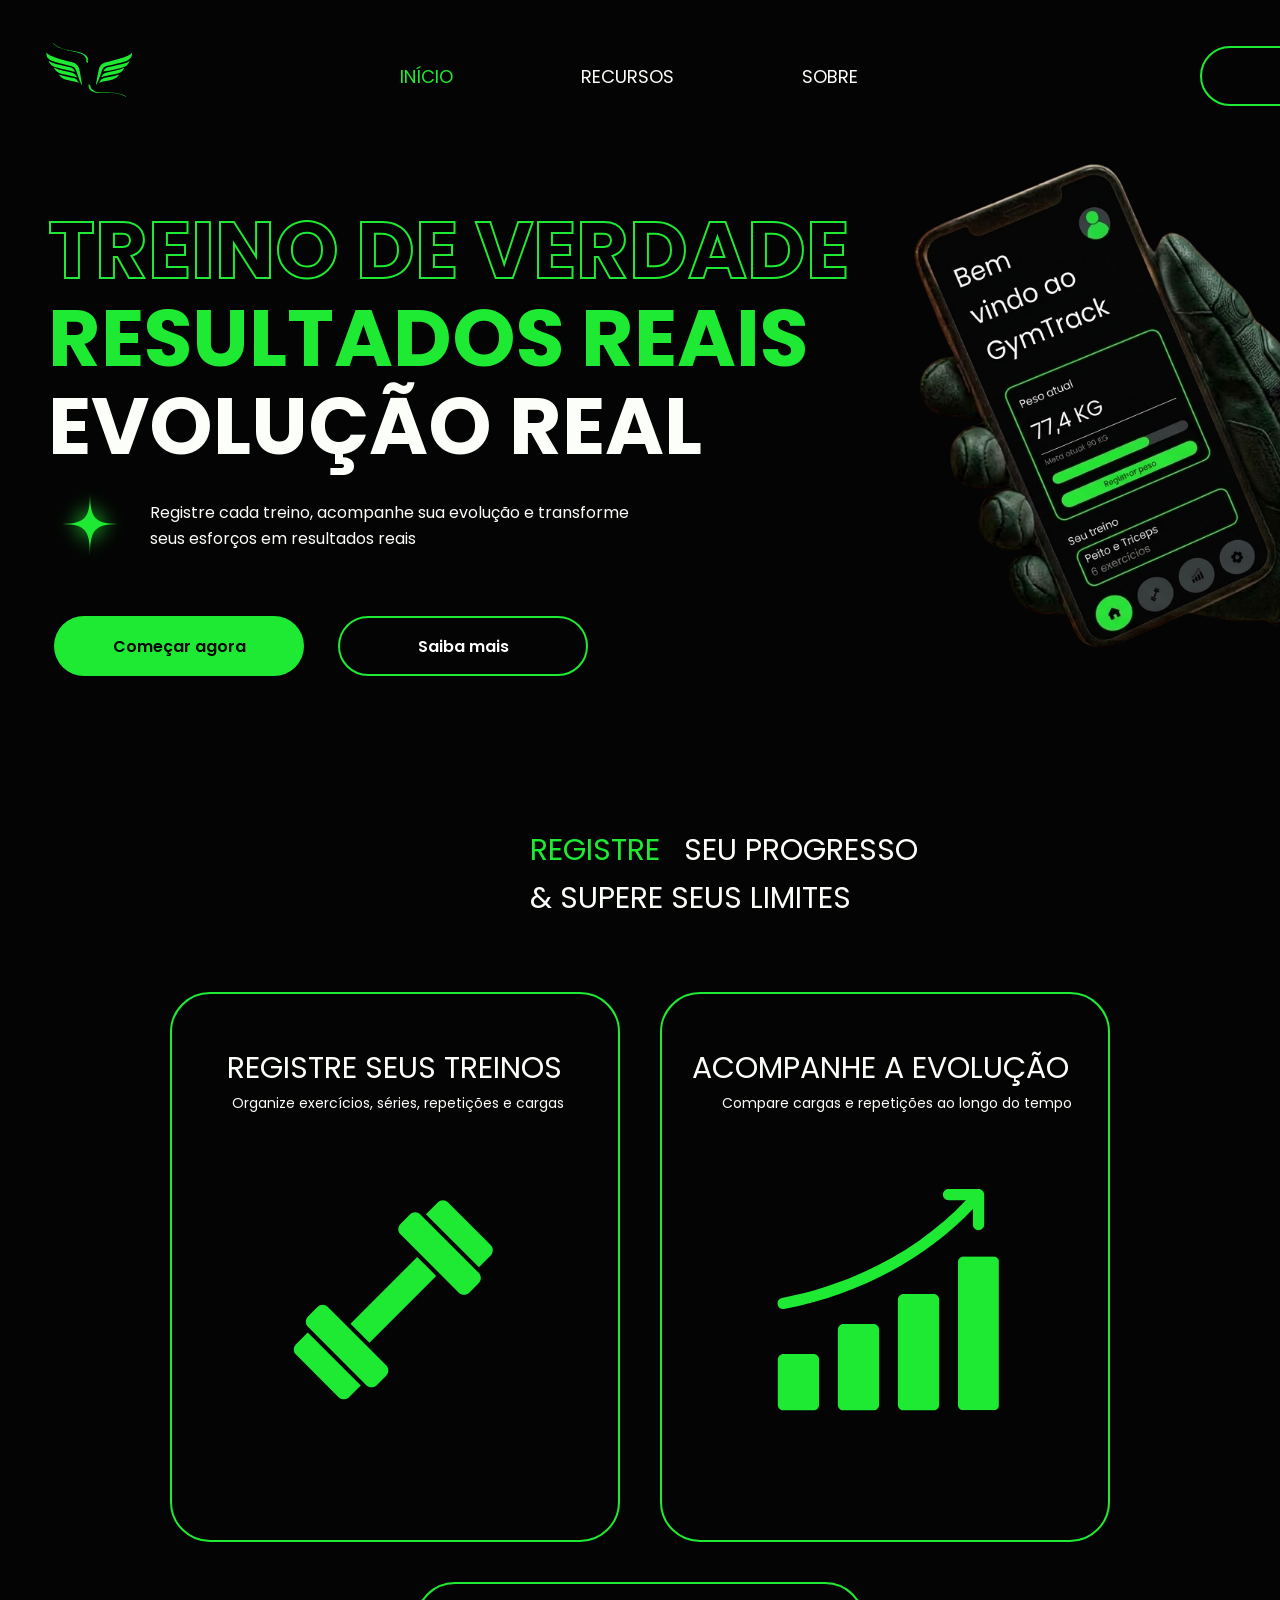
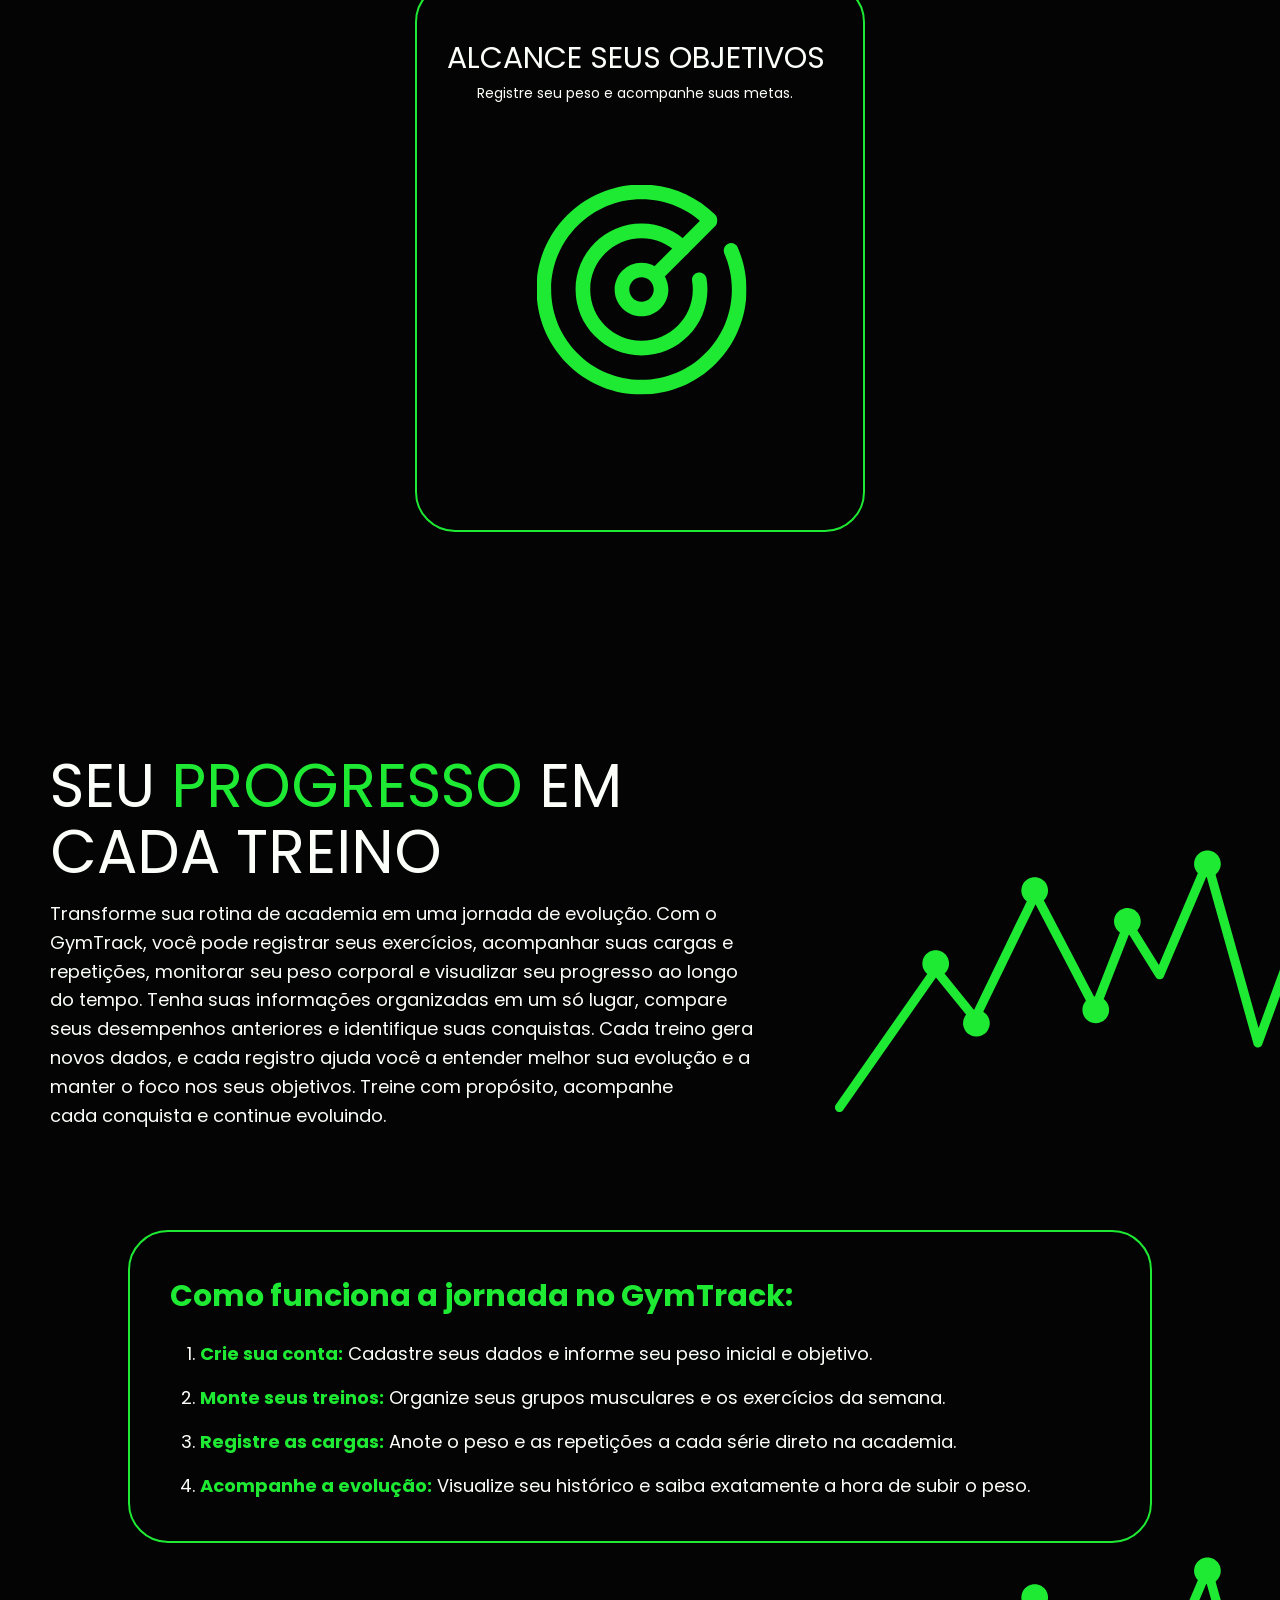
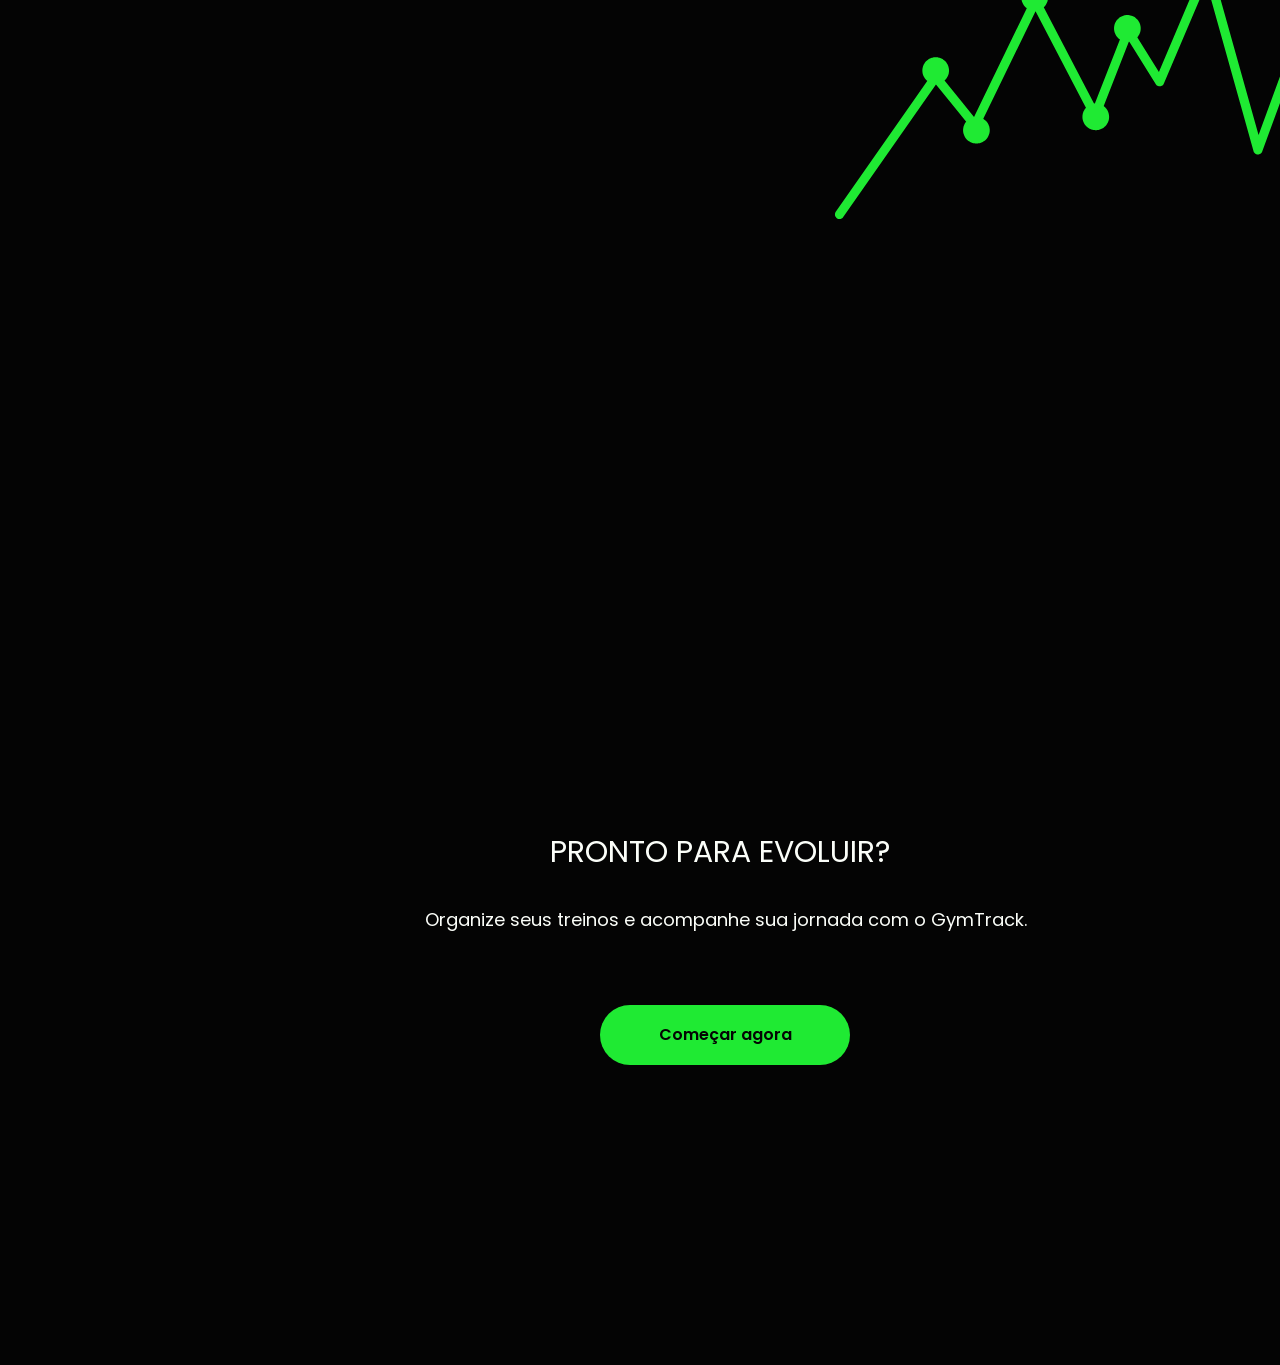
<file: index.html>
<!DOCTYPE html>
<html lang="pt-BR">
<head>
    <meta charset="UTF-8">
    <meta name="viewport" content="width=device-width, initial-scale=1.0">
    <title>GymTrack | Evolua Suas Cargas</title>
    <link rel="stylesheet" href="css/style.css">

    <link rel="preconnect" href="https://fonts.googleapis.com">
    <link rel="preconnect" href="https://fonts.gstatic.com" crossorigin>
    <link href="https://fonts.googleapis.com/css2?family=Poppins:ital,wght@0,100;0,200;0,300;0,400;0,500;0,600;0,700;0,800;0,900;1,100;1,200;1,300;1,400;1,500;1,600;1,700;1,800;1,900&display=swap" rel="stylesheet">
</head>
<body>

    <header>
    
        <a href="index.html">
            <img src="img/GymTrack (logo verde).svg" alt="Logo GymTrack com asas e seta de progresso em verde" id="logogymtrack">
        </a>

        <nav>
            <ul>
                <li><a href="index.html" aria-current="page">INÍCIO</a></li>
                <li><a href="#recurso">RECURSOS</a></li>
                <li><a href="#sobre-gym">SOBRE</a></li>
            </ul>
        </nav>

            <a href="login.html" id="botao_login">Login</a>
    </header>

    <main>
        <section class="card">
            <h1>TREINO DE VERDADE</h1>
            <h2>RESULTADOS REAIS</h2>
            <h3>EVOLUÇÃO REAL</h3>

            <img src="img/mao_design.svg" alt="Mão com luva escura segurando smartphone com o aplicativo GymTrack em destaque" id="mao_design">

            <p>Registre cada treino, acompanhe sua evolução e transforme <br> seus esforços em resultados reais</p>
            <img src="img/icon_estrela.svg" alt="Icon de estrela brilhante" id="icon_estrela">

            <a href="cadastro.html" id="botao_cadastro">Começar agora</a>
            <a href="#sobre-gym" id="botao_saibamais">Saiba mais</a>

        </section>

    
        <section class="card" id="recurso">
            <p class="text-section"><span class="contraste">REGISTRE </span> &nbsp SEU PROGRESSO <br> & SUPERE SEUS LIMITES</p>

        <div class="all-cards">
            <div class="cards">
                <p class="titulo-cards" id="Registre-treino">REGISTRE SEUS TREINOS</p>
                <p class="subtitulo-cards">Organize exercícios, séries, repetições e cargas</p>
                <img src="img/icon_halter.svg" alt="icon de um halter" class="halter">
            </div>

            <div class="cards">
                <p class="titulo-cards">ACOMPANHE A EVOLUÇÃO</p>
                <p class="subtitulo-cards">Compare cargas e repetições ao longo do tempo</p>
                <img src="img/icon_grafico_barras.svg" alt="icon de um halter" class="halter">
            </div>

            <div class="cards">
                <p class="titulo-cards" id="alcance-objetivos">ALCANCE SEUS OBJETIVOS</p>
                <p class="subtitulo-cards">Registre seu peso e acompanhe suas metas.</p>
                <img src="img/icon_radar.svg" alt="icon de um halter" class="halter">
            </div>
        </div>

        <br id="sobre-gym">
        <p class="titulo-sobre">SEU <span class="progresso-up">PROGRESSO</span> EM <br> <span class="cada-treino">CADA TREINO</span></p>
        <p class="texto">Transforme sua rotina de academia em uma jornada de evolução. Com o <br> GymTrack, você pode registrar
             seus exercícios, acompanhar suas cargas e <br> repetições, monitorar seu peso corporal e visualizar 
             seu progresso ao longo <br> do tempo. Tenha suas informações organizadas em um só lugar, compare <br> seus 
             desempenhos anteriores e identifique suas conquistas. Cada treino gera <br> novos dados, e cada registro
              ajuda você a entender melhor sua evolução e a <br> manter o foco nos seus objetivos. Treine com propósito,
               acompanhe <br> cada conquista e continue evoluindo.</p>

            <section class="card-jornada">
            <h3>Como funciona a jornada no GymTrack:</h3>
            <ol>
                <li><strong>Crie sua conta:</strong> Cadastre seus dados e informe seu peso inicial e objetivo.</li>
                <li><strong>Monte seus treinos:</strong> Organize seus grupos musculares e os exercícios da semana.</li>
                <li><strong>Registre as cargas:</strong> Anote o peso e as repetições a cada série direto na academia.</li>
                <li><strong>Acompanhe a evolução:</strong> Visualize seu histórico e saiba exatamente a hora de subir o peso.</li>
            </ol>
            </section>

        <img src="img/icon_grafico.svg" alt="grafico de linha" class="grafico-linha">

            <img src="img/icon_grafico.svg" alt="grafico de linha" class="grafico-linha">
        </section>


    </main>

    <footer>
        <p class="pronto-evoluir">PRONTO PARA EVOLUIR?</p>
        <p class="sub-evoluir">Organize seus treinos e acompanhe sua jornada com o GymTrack.</p>
        <a href="cadastro.html" id="botao-footer">Começar agora</a>
    </footer>

</body>
</html>
</file>
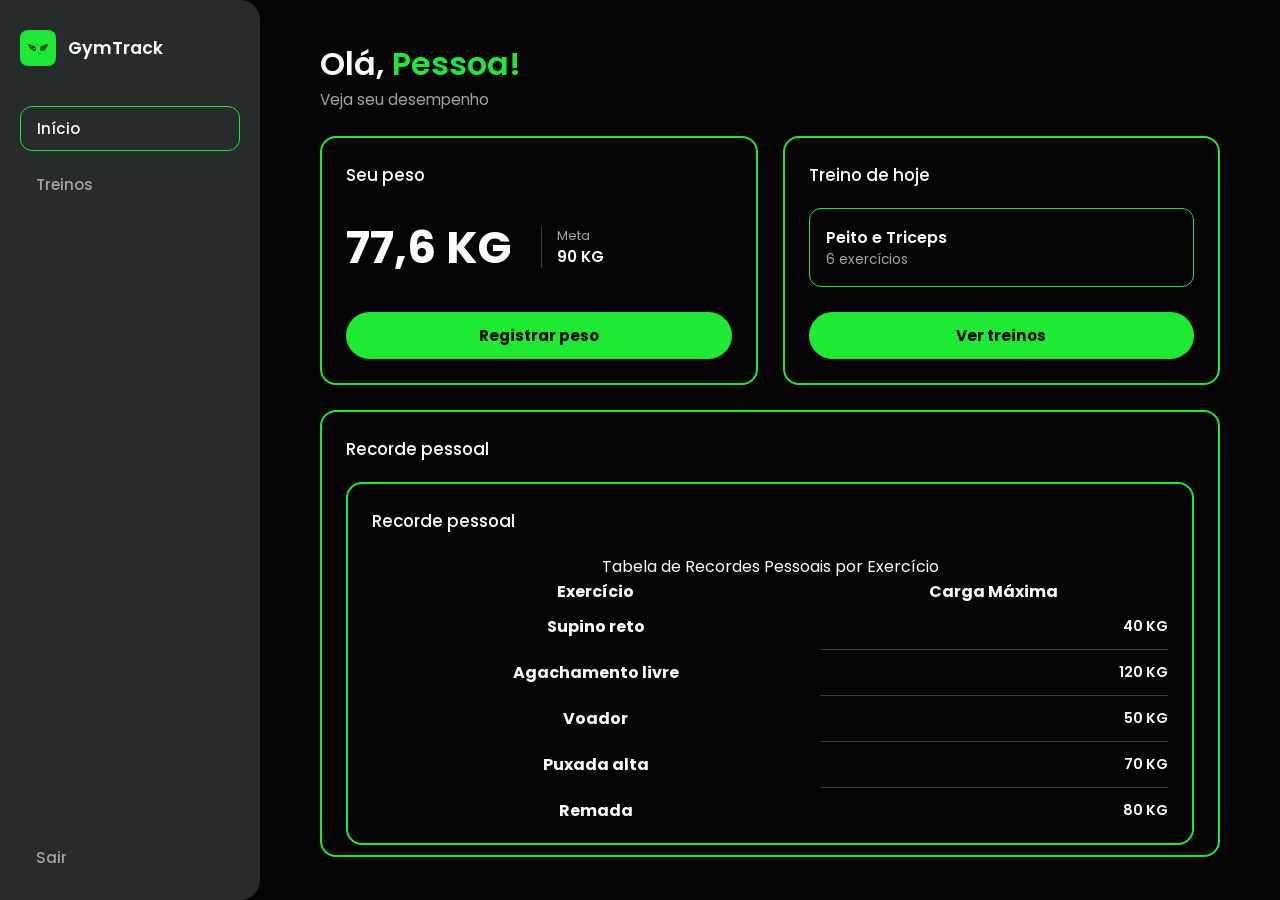
<file: home.html>
<!DOCTYPE html>
<html lang="pt-br">
<head>
    <meta charset="UTF-8">
    <meta name="viewport" content="width=device-width, initial-scale=1.0">
    <link rel="stylesheet" href="/css/home.css">
    <link rel="preconnect" href="https://fonts.googleapis.com">
    <link rel="preconnect" href="https://fonts.gstatic.com" crossorigin>
    <link href="https://fonts.googleapis.com/css2?family=Poppins:wght@300;400;500;600;700&display=swap" rel="stylesheet">
    <title>Home</title>
</head>
<body>
    <div class="app-container">
        <aside class="barralateral">
            <div class="barra-topo">
                <div class="br">
                    <div class="logo-box">
                        <img src="img/Group.svg" alt="GymTrack Logo">
                    </div>
                    <span>GymTrack</span>
                </div>

                <nav class="nav-menu">
                    <a href="home.html" class="nav-item ativo">Início</a>
                    <a href="treinos.html" class="nav-item">Treinos</a>
                </nav>
            </div>

            <div class="barra-botao">
                <a href="index.html" class="nav-item sair">Sair</a>
            </div>
        </aside>

        <main class="conteudo-principal">
            <header class="header">
                <h1>Olá, <span>Pessoa!</span></h1>
                <p>Veja seu desempenho</p>
            </header>

            <section class="cards-grid">
                <article class="card">
                    <h3>Seu peso</h3>
                    <div class="peso-info">
                        <span class="peso-valor">77,6 KG</span>
                        <div class="meta">
                            <span class="meta-titulo">Meta</span>
                            <span class="meta-valor">90 KG</span>
                        </div>
                    </div>
                    <a href="#" class="btn-green">Registrar peso</a>
                </article>

                <article class="card">
                    <h3>Treino de hoje</h3>
                    <div class="treino-box">
                        <h4>Peito e Triceps</h4>
                        <p>6 exercícios</p>
                    </div>
                    <a href="treinos.html" class="btn-green">Ver treinos</a>
                </article>
            </section>

            <section class="card recordes-card">
                <h3>Recorde pessoal</h3>
                <section class="card recordes-card">
    <h3>Recorde pessoal</h3>
            <table class="records-table">
                <caption>Tabela de Recordes Pessoais por Exercício</caption>
                <thead>
                    <tr>
                        <th scope="col">Exercício</th>
                        <th scope="col">Carga Máxima</th>
                    </tr>
                </thead>
                <tbody>
                    <tr>
                        <th scope="row">Supino reto</th>
                        <td class="peso-col">40 KG</td>
                    </tr>
                    <tr>
                        <th scope="row">Agachamento livre</th>
                        <td class="peso-col">120 KG</td>
                    </tr>
                    <tr>
                        <th scope="row">Voador</th>
                        <td class="peso-col">50 KG</td>
                    </tr>
                    <tr>
                        <th scope="row">Puxada alta</th>
                        <td class="peso-col">70 KG</td>
                    </tr>
                    <tr>
                        <th scope="row">Remada</th>
                        <td class="peso-col">80 KG</td>
                    </tr>
                </tbody>
            </table>
        </section>
            </section>
        </main>
    </div>
</body>
</html>
</file>
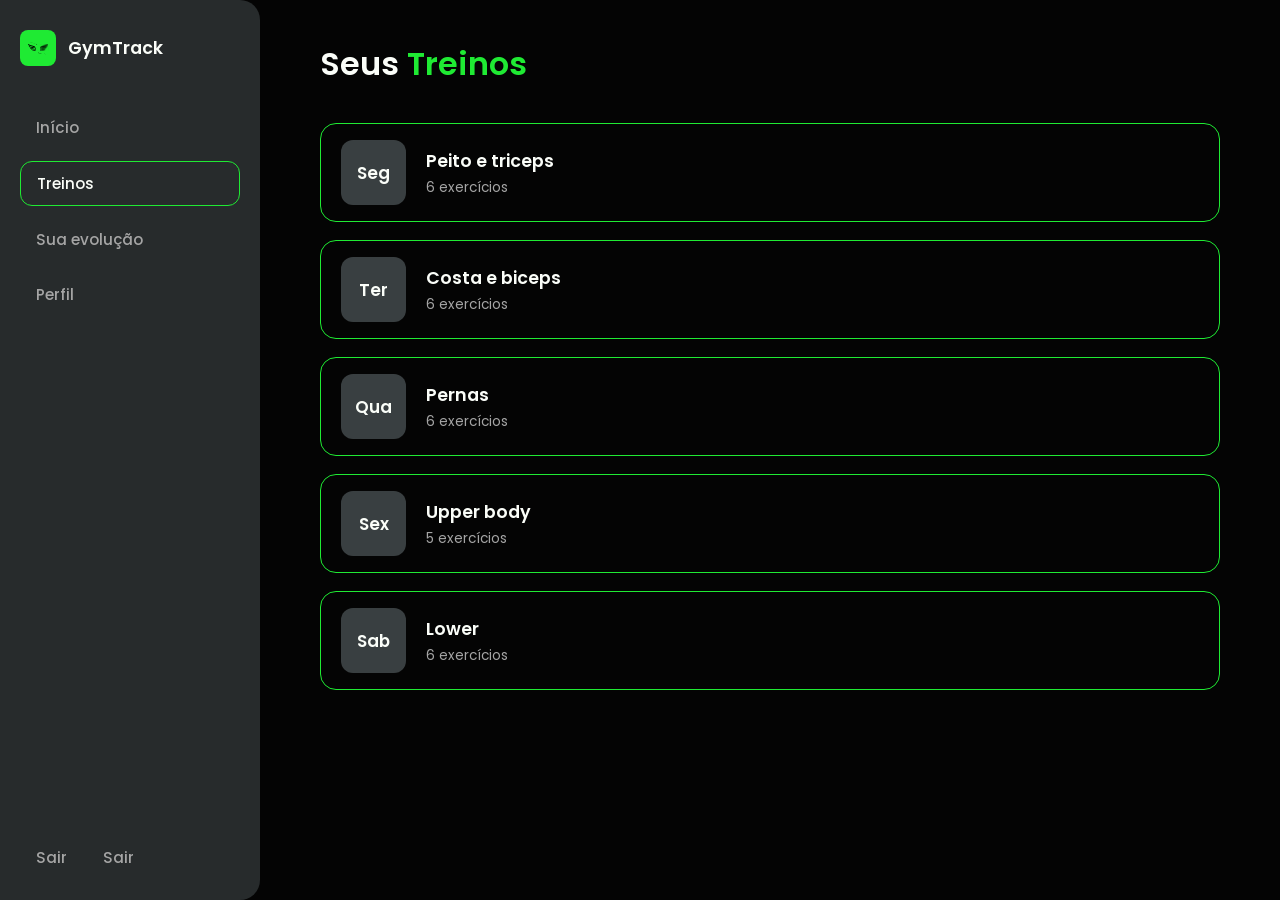
<file: treinos.html>
<!DOCTYPE html>
<html lang="pt-br">
<head>
    <meta charset="UTF-8">
    <meta name="viewport" content="width=device-width, initial-scale=1.0">
    <link rel="stylesheet" href="/css/treinos.css">
    <link rel="preconnect" href="https://fonts.googleapis.com">
    <link rel="preconnect" href="https://fonts.gstatic.com" crossorigin>
    <link href="https://fonts.googleapis.com/css2?family=Poppins:wght@300;400;500;600;700&display=swap" rel="stylesheet">
    <title>Treinos - GymTrack</title>
</head>
<body>
    <div class="container-aplicacao">
        <aside class="barra-lateral">
            <div class="topo-barra-lateral">
                <div class="marca">
                    <div class="caixa-logo">
                        <img src="img/Group.svg" alt="GymTrack Logo">
                    </div>
                    <span>GymTrack</span>
                </div>

                <nav class="menu-navegacao">
                    <a href="home.html" class="item-navegacao">Início</a>
                    <a href="treinos.html" class="item-navegacao ativo">Treinos</a>

                    <a href="#" class="item-navegacao">Sua evolução</a>
                    <a href="#" class="item-navegacao">Perfil</a>

                </nav>
            </div>

            <div class="rodape-barra-lateral">

                <a href="index.html" class="item-navegacao sair">Sair</a>
                <a href="login.html" class="item-navegacao sair">Sair</a>

            </div>
        </aside>
        <main class="conteudo-principal">
            <header class="cabecalho">
                <h1>Seus <span>Treinos</span></h1>
            </header>

            
            <section class="lista-treinos">
                <article class="card-treino">
                    <div class="bloco-dia">Seg</div>
                    <div class="info-treino">
                        <h3>Peito e triceps</h3>
                        <p>6 exercícios</p>
                    </div>
                </article>

                <article class="card-treino">
                    <div class="bloco-dia">Ter</div>
                    <div class="info-treino">
                        <h3>Costa e biceps</h3>
                        <p>6 exercícios</p>
                    </div>
                </article>

                <article class="card-treino">
                    <div class="bloco-dia">Qua</div>
                    <div class="info-treino">
                        <h3>Pernas</h3>
                        <p>6 exercícios</p>
                    </div>
                </article>


                <article class="card-treino">
                    <div class="bloco-dia">Sex</div>
                    <div class="info-treino">
                        <h3>Upper body</h3>
                        <p>5 exercícios</p>
                    </div>
                </article>

                <article class="card-treino">
                    <div class="bloco-dia">Sab</div>
                    <div class="info-treino">
                        <h3>Lower</h3>
                        <p>6 exercícios</p>
                    </div>
                </article>
            </section>
        </main>
    </div>
</body>
</html>
</file>
<file: css/style.css>
:root {
  /* Paleta de Cores Oficial do GymTrack */
    --verde-principal: #1FEA33;  /* Cor de destaque, botões, ícones ativos e bordas */
    --Azul: #152529;     /* Fundo principal da aplicação (Dark background) */
    --cinza-escuro: #393F41;      /* Fundo de cards, campos e elementos secundários */
    --cinza_claro: #A5A5A5;            /* Cor para textos secundários / detalhes (conforme definido) */
    --branco: #FBFEF9;           /* Cor principal de texto e destaques claros */
    --preto: #040404; 

  /* Tipografia */
    --font-main: 'Poppins', sans-serif;
    --font-size-pequena: 14px;
    --font-size-base: 16px;
    --font-size-navbar: 18px;
    --font-size-subtitulos: 30px;
    --font-size-subtituloup: 60px;
    --font-size-titulos: 80px;
}

/* Reset básico e estilos gerais */
* {
    box-sizing: border-box;
    margin: 0;
    padding: 0;
}

html {
    scroll-behavior: smooth;
}

body {
    height: 180vh;
    background-color: var(--preto);
    color: var(--branco);
    font-family: var(--font-main);
    line-height: 1.6;
    font-size: var(--font-size-base);
    overflow-x: hidden;
}

head{
    position: relative;
    top: -15px;
}

nav{
    position: relative;
    top: -85px;
    left: 400px;
}

nav ul {
    list-style: none;
    display: flex;
    gap: 8rem;
}

nav a {
    color: var(--branco);
    text-decoration: none;
    font-size: var(--font-size-navbar);
}

nav a[aria-current="page"] {
    color: var(--verde-principal);
}

nav a:hover {
    color: var(--verde-principal);
}

#botao_login{
    font-weight: 600;
    font-style: normal;
    display: inline-flex;
    align-items: center;
    justify-content: center;
    position: relative;
    top: -130px;
    left: 1200px;
    width: 250px;
    height: 60px;

    background-color: var(--preto);
    border: 2px solid var(--verde-principal);
    border-radius: 40px;

    color: white;
    text-decoration: none;
    font-size: var(--font-size-base);
    cursor: pointer;
}

#logogymtrack{
    width: 140px;
    margin-left: 20px;    
}

#mao_design{
    position: absolute;
    top: 105px;
    left: 835px;
    width: 700px;
}

main section h1, h2, h3{
    font-size: var(--font-size-titulos);
    position: relative;
    top: -50px;
    left: 48px;
}

main section h1{
    color: var(--preto);
    -webkit-text-stroke: 2px var(--verde-principal);
}

main section h2{
    color: var(--verde-principal);
    position: relative;
    top: -90px;
}

main section h3{
    position: relative;
    top: -130px;
}

main section p{
    position: relative;
    top: -120px;
    left: 150px;
}

#icon_estrela{
    position: relative;
    top: -188px;
    left: 50px;
    width: 80px;
    filter: drop-shadow(0px 0px 10px var(--verde-principal));
}

#botao_cadastro{
    font-weight: 600;
    font-style: normal;
    display: inline-flex;
    align-items: center;
    justify-content: center;
    position: relative;
    top: -100px;
    left: -30px;
    width: 250px;
    height: 60px;

    background-color: var(--verde-principal);
    border-radius: 40px;

    color: var(--preto);
    text-decoration: none;
    font-size: var(--font-size-base);
    cursor: pointer;
}

#botao_saibamais{
    font-weight: 600;
    font-style: normal;
    display: inline-flex;
    align-items: center;
    justify-content: center;
    position: relative;
    top: -100px;
    width: 250px;
    height: 60px;

    background-color: var(--preto);
    border: 2px solid var(--verde-principal);
    border-radius: 40px;

    color: white;
    text-decoration: none;
    font-size: var(--font-size-base);
    cursor: pointer;
}

.text-section{  
    position: relative;
    left: 530px;
    top: 50px;
    font-size: var(--font-size-subtitulos);
}

.contraste{
    color: var(--verde-principal);
}

.cards{
    background-color: var(--preto);
    border: 2px solid var(--verde-principal);
    border-radius: 40px;
    width: 450px;
    height: 550px;
}

.titulo-cards{
    position: relative;
    top: 50px;
    left: 30px;
    font-size: var(--font-size-subtitulos);
}

.subtitulo-cards{
    position: relative;
    top: 50px;
    left: 60px;
    font-size: var(--font-size-pequena);
}

.halter{
    position: relative;
    top: 60px;
    left: 50px;
    width: 350px;
}

.all-cards {
    margin-top: 120px;
    display: flex;
    gap: 40px; /* Espaço entre os cards */
    justify-content: center;
    flex-wrap: wrap;
}

#Registre-treino{
    position: relative;
    left: 55px;
}

#alcance-objetivos{
    position: relative;
    left: 30px;
}

.titulo-sobre{
    position: relative;
    top: 180px;
    left: 50px;
    font-size: var(--font-size-subtituloup);
}

.progresso-up{
    color: var(--verde-principal);
}

.texto{
    position: relative;
    top: 150px;
    left: 50px;
    font-size: var(--font-size-navbar);
}

.grafico-linha{
    position: relative;
    top: -800px;
    left: 750px;
    width: 700px;
}

.cada-treino{
    position: relative;
    top: -30px;
}

.pronto-evoluir{
    position: relative;
    top: -400px;
    left: 550px;
    font-size: var(--font-size-subtitulos);
}

.sub-evoluir{
    font-size: var(--font-size-navbar);
    position: relative;
    top: -370px;
    left: 425px;
}

#botao-footer{
    font-weight: 600;
    font-style: normal;
    display: inline-flex;
    align-items: center;
    justify-content: center;
    position: relative;
    top: -300px;
    left: 600px;
    width: 250px;
    height: 60px;

    background-color: var(--verde-principal);
    border-radius: 40px;

    color: var(--preto);
    text-decoration: none;
    font-size: var(--font-size-base);
    cursor: pointer;
}

footer{
    margin: 0;
    margin-top: 20px;
}

.card-jornada {
    background-color: var(--preto);
    border: 2px solid var(--verde-principal);
    border-radius: 40px;
    width: 80%;
    max-width: 1200px;
    margin: 50px auto;
    padding: 40px;
    position: relative;
    top: 200px;
}

.card-jornada h3 {
    color: var(--verde-principal);
    font-size: var(--font-size-subtitulos);
    margin-bottom: 20px;
    position: static; /* sobrescreve o position relative genérico de h3 se necessário */
}

.card-jornada ol {
    color: var(--branco);
    font-size: var(--font-size-navbar);
    padding-left: 30px;
    display: flex;
    flex-direction: column;
    gap: 15px;
}

.card-jornada ol li strong {
    color: var(--verde-principal);
}
</file>
<file: css/home.css>
* {
    box-sizing: border-box;
    margin: 0;
    padding: 0;
    font-family: "Poppins", sans-serif;
}

:root {
    --verde: #1FEA33;
    --preto: #040404;
    --cinza-barralateral: #272B2C;
    --cinza-escuro: #393F41;
    --cinza-texto: #A5A5A5;
    --branco: #FBFEF9;
}

body {
    background-color: var(--preto);
    color: var(--branco);
    height: 100vh;
    overflow: hidden;
}

.app-container {
    display: flex;
    height: 100vh;
    width: 100vw;
}

.barralateral {
    width: 260px;
    background-color: var(--cinza-barralateral);
    padding: 30px 20px;
    display: flex;
    flex-direction: column;
    justify-content: space-between;
    border-top-right-radius: 20px;
    border-bottom-right-radius: 20px;
}

.br {
    display: flex;
    align-items: center;
    gap: 12px;
    margin-bottom: 40px;
}

.logo-box {
    background-color: var(--verde);
    width: 36px;
    height: 36px;
    border-radius: 8px;
    display: flex;
    align-items: center;
    justify-content: center;
}

.logo-box img {
    width: 22px;
}

.br span {
    font-weight: 600;
    font-size: 1.1rem;
    color: var(--branco);
}

.nav-menu {
    display: flex;
    flex-direction: column;
    gap: 12px;
}

.nav-item {
    color: var(--cinza-texto);
    text-decoration: none;
    font-size: 0.95rem;
    font-weight: 500;
    padding: 10px 16px;
    border-radius: 12px;
    transition: all 0.2s ease;
}

.nav-item:hover {
    color: var(--branco);
}

.nav-item.ativo {
    border: 1px solid var(--verde);
    color: var(--branco);
}

.logout {
    color: var(--cinza-texto);
}


.conteudo-principal {
    flex: 1;
    padding: 40px 60px;
    overflow-y: auto;
    display: flex;
    flex-direction: column;
    gap: 25px;
}

.header h1 {
    font-size: 2rem;
    font-weight: 600;
}

.header h1 span {
    color: var(--verde);
}

.header p {
    color: var(--cinza-texto);
    font-size: 0.95rem;
}


.cards-grid {
    display: grid;
    grid-template-columns: 1fr 1fr;
    gap: 25px;
}

.card {
    border: 2px solid var(--verde);
    border-radius: 16px;
    padding: 24px;
    display: flex;
    flex-direction: column;
    justify-content: space-between;
}

.card h3 {
    font-size: 1.05rem;
    font-weight: 500;
    color: var(--branco);
    margin-bottom: 20px;
}

.peso-info {
    display: flex;
    align-items: center;
    gap: 30px;
    margin-bottom: 25px;
}

.peso-valor {
    font-size: 2.8rem;
    font-weight: 700;
}

.meta {
    border-left: 1px solid var(--cinza-escuro);
    padding-left: 15px;
    display: flex;
    flex-direction: column;
}

.meta-titulo {
    color: var(--cinza-texto);
    font-size: 0.8rem;
}

.meta-valor {
    font-size: 0.95rem;
    font-weight: 600;
}


.treino-box {
    border: 1.5px solid var(--verde);
    border-radius: 12px;
    padding: 16px;
    margin-bottom: 25px;
}

.treino-box h4 {
    font-size: 1rem;
    font-weight: 600;

}

.treino-box p {
    font-size: 0.85rem;
    color: var(--cinza-texto);
}


.btn-green {
    display: block;
    background-color: var(--verde);
    color: var(--preto);
    text-align: center;
    text-decoration: none;
    font-weight: 700;
    font-size: 0.95rem;
    padding: 12px 0;
    border-radius: 25px;
    transition: opacity 0.2s ease;
}

.btn-green:hover {
    opacity: 0.9;
}


.recordes-card {
    padding-bottom: 10px;
}

.records-table {
    width: 100%;
    border-collapse: collapse;
}

.records-table td {
    padding: 12px 0;
    border-bottom: 1px solid var(--cinza-escuro);
    font-size: 0.9rem;
    color: var(--cinza-texto);
}

.records-table tr:last-child td {
    border-bottom: none;
}

.records-table .peso-col {
    text-align: right;
    font-weight: 600;
    color: var(--branco);
}
</file>
<file: css/treinos.css>
* {
    box-sizing: border-box;
    margin: 0;
    padding: 0;
    font-family: "Poppins", sans-serif;
}

:root {
    --verde: #1FEA33;
    --preto: #040404;
    --cinza-barra-lateral: #272B2C;
    --cinza-bloco-dia: #393F41;
    --cinza-texto: #A5A5A5;
    --branco: #FBFEF9;
}

body {
    background-color: var(--preto);
    color: var(--branco);
    height: 100vh;
    overflow: hidden;
}

.container-aplicacao {
    display: flex;
    height: 100vh;
    width: 100vw;
}


.barra-lateral {
    width: 260px;
    background-color: var(--cinza-barra-lateral);
    padding: 30px 20px;
    display: flex;
    flex-direction: column;
    justify-content: space-between;
    border-top-right-radius: 20px;
    border-bottom-right-radius: 20px;
}

.marca {
    display: flex;
    align-items: center;
    gap: 12px;
    margin-bottom: 40px;
}

.caixa-logo {
    background-color: var(--verde);
    width: 36px;
    height: 36px;
    border-radius: 8px;
    display: flex;
    align-items: center;
    justify-content: center;
}

.caixa-logo img {
    width: 22px;
    filter: brightness(0);
}

.marca span {
    font-weight: 600;
    font-size: 1.1rem;
    color: var(--branco);
}

.menu-navegacao {
    display: flex;
    flex-direction: column;
    gap: 12px;
}

.item-navegacao {
    color: var(--cinza-texto);
    text-decoration: none;
    font-size: 0.95rem;
    font-weight: 500;
    padding: 10px 16px;
    border-radius: 12px;
    transition: all 0.2s ease;
}

.item-navegacao:hover {
    color: var(--branco);
}

.item-navegacao.ativo {
    border: 1px solid var(--verde);
    color: var(--branco);
}

.sair {
    color: var(--cinza-texto);
}


.conteudo-principal {
    flex: 1;
    padding: 40px 60px;
    overflow-y: auto;
    display: flex;
    flex-direction: column;
    gap: 25px;
}

.cabecalho h1 {
    font-size: 2rem;
    font-weight: 600;
    margin-bottom: 10px;
}

.cabecalho h1 span {
    color: var(--verde);
}

.lista-treinos {
    display: flex;
    flex-direction: column;
    gap: 18px;
    max-width: 900px;
}

.card-treino {
    border: 1.5px solid var(--verde);
    border-radius: 16px;
    padding: 16px 20px;
    display: flex;
    align-items: center;
    gap: 20px;
    cursor: pointer;
    transition: transform 0.2s ease, background-color 0.2s ease;
}

.card-treino:hover {
    background-color: rgba(31, 234, 51, 0.03);
    transform: translateX(4px);
}


.bloco-dia {
    background-color: var(--cinza-bloco-dia);
    color: var(--branco);
    width: 65px;
    height: 65px;
    border-radius: 12px;
    display: flex;
    align-items: center;
    justify-content: center;
    font-weight: 600;
    font-size: 1.05rem;
    flex-shrink: 0;
}


.info-treino h3 {
    font-size: 1.1rem;
    font-weight: 600;
    color: var(--branco);
    margin-bottom: 4px;
}

.info-treino p {
    font-size: 0.85rem;
    color: var(--cinza-texto);
}
</file>
